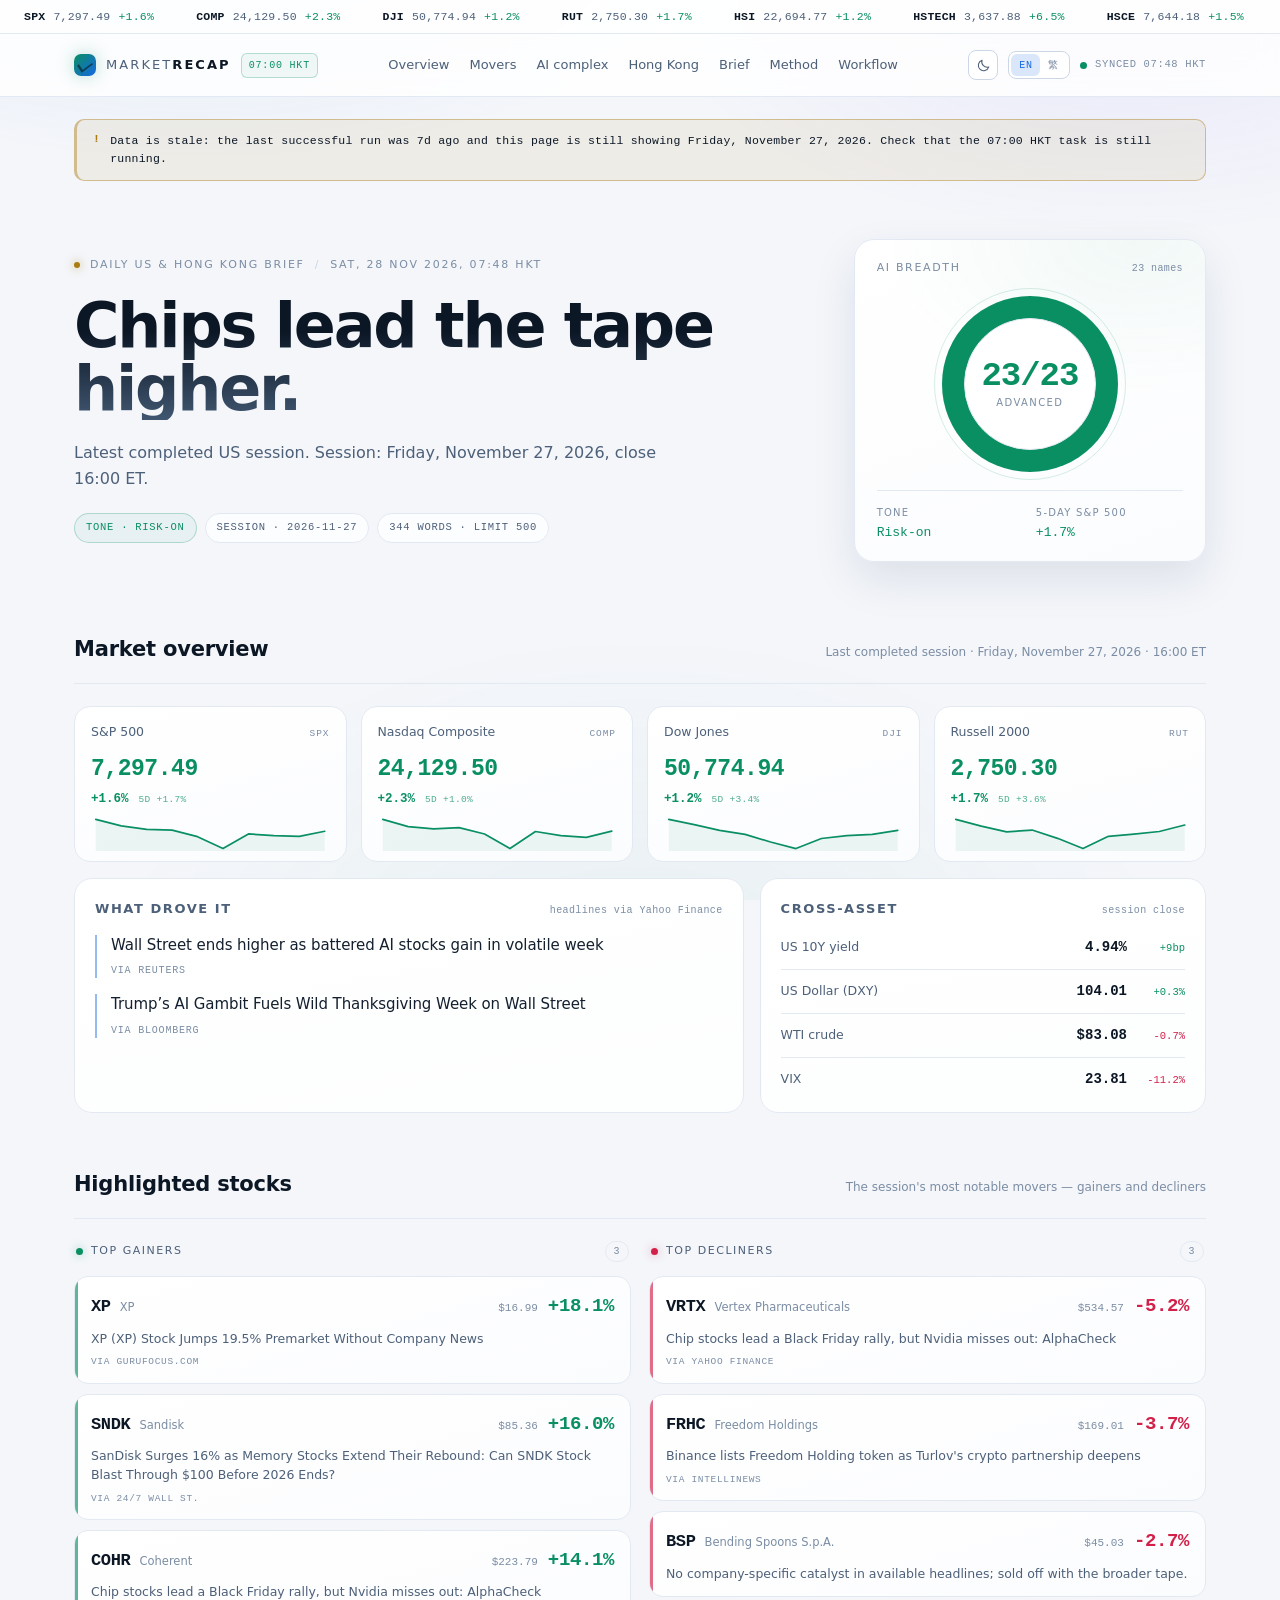
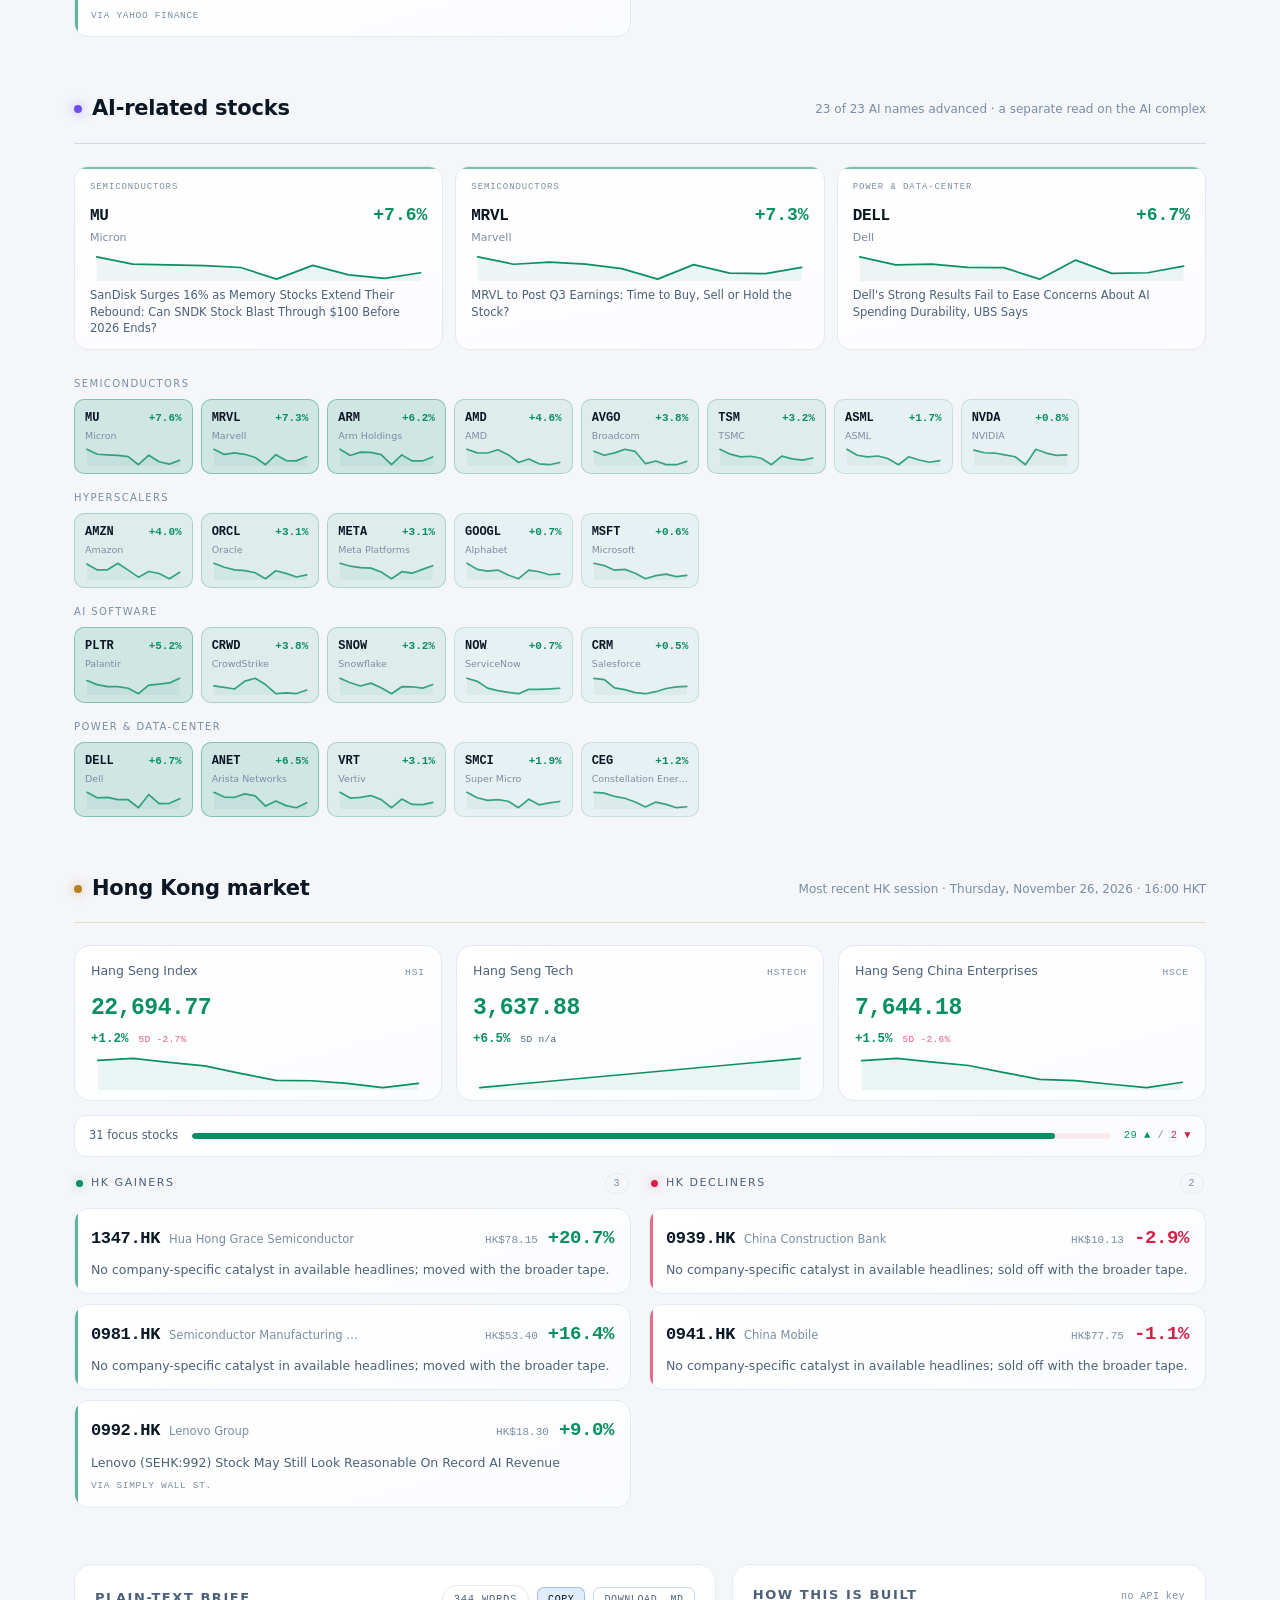
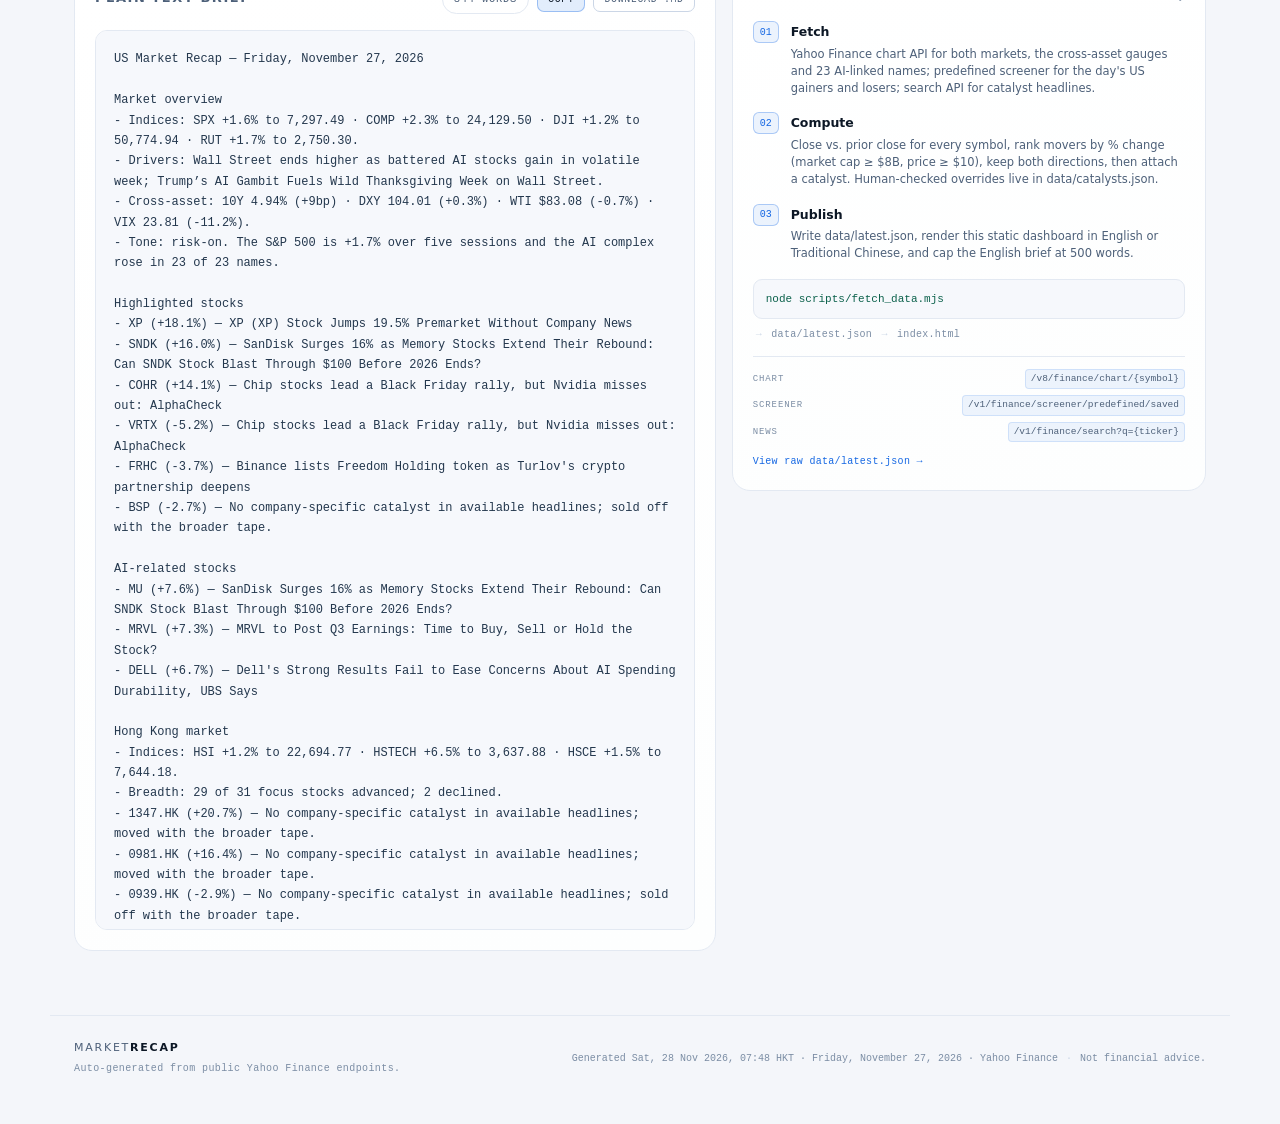
<file: index.html>
<!doctype html>
<html lang="en" data-theme="dark">
<head>
<meta charset="utf-8" />
<meta name="viewport" content="width=device-width, initial-scale=1" />
<title>US + HK Market Recap — 07:00 HKT</title>
<meta name="description" content="Daily recap of the last completed US and Hong Kong sessions: index moves, notable gainers and decliners, and a separate AI-stock section. Generated at 07:00 Hong Kong time." />
<link rel="icon" href="data:image/svg+xml,%3Csvg xmlns='http://www.w3.org/2000/svg' viewBox='0 0 32 32'%3E%3Crect width='32' height='32' rx='8' fill='%23060a10'/%3E%3Cpath d='M6 21l6-7 5 4 9-11' stroke='%232fe3a4' stroke-width='3' fill='none' stroke-linecap='round' stroke-linejoin='round'/%3E%3C/svg%3E" />
<link rel="stylesheet" href="assets/style.css" />
<script>
  // Apply saved preferences before first paint to avoid a flash.
  (function () {
    try {
      var qs = new URLSearchParams(location.search);
      var theme = localStorage.getItem("recap-theme");
      if (!theme) theme = window.matchMedia("(prefers-color-scheme: light)").matches ? "light" : "dark";
      var themeParam = qs.get("theme");
      if (themeParam === "light" || themeParam === "dark") theme = themeParam;
      document.documentElement.dataset.theme = theme;

      var lang = localStorage.getItem("recap-lang") === "zh" ? "zh" : "en";
      var langParam = qs.get("lang");
      if (langParam === "zh" || langParam === "en") lang = langParam;
      document.documentElement.lang = lang === "zh" ? "zh-Hant-HK" : "en";
    } catch (e) {}
  })();
</script>
</head>
<body>
<div class="glow" aria-hidden="true"></div>

<div class="tape" aria-hidden="true"><div class="tape-track" id="tapeTrack"></div></div>

<header class="topbar">
  <div class="wrap topbar-inner">
    <a class="brand" href="#top">
      <span class="brand-mark" aria-hidden="true"></span>
      <span class="brand-word">MARKET<b>RECAP</b></span>
      <span class="chip chip-accent">07:00 HKT</span>
    </a>
    <nav class="nav" aria-label="Sections">
      <a href="#overview" data-i18n="navOverview">Overview</a>
      <a href="#movers" data-i18n="navMovers">Movers</a>
      <a href="#ai" data-i18n="navAI">AI complex</a>
      <a href="#hk" data-i18n="navHK">Hong Kong</a>
      <a href="#brief" data-i18n="navBrief">Brief</a>
      <a href="#method" data-i18n="navMethod">Method</a>
      <a href="workflow/" data-i18n="navWorkflow">Workflow</a>
    </nav>
    <div class="tools">
      <button class="icon-btn" id="themeBtn" type="button" aria-label="Switch theme" title="Switch theme">
        <svg class="ico ico-sun" viewBox="0 0 24 24" aria-hidden="true"><circle cx="12" cy="12" r="4.2"/><path d="M12 2.4v2.6M12 19v2.6M2.4 12h2.6M19 12h2.6M5.2 5.2l1.9 1.9M16.9 16.9l1.9 1.9M18.8 5.2l-1.9 1.9M7.1 16.9l-1.9 1.9"/></svg>
        <svg class="ico ico-moon" viewBox="0 0 24 24" aria-hidden="true"><path d="M20.5 14.3A8.6 8.6 0 0 1 9.7 3.5a8.6 8.6 0 1 0 10.8 10.8Z"/></svg>
      </button>
      <div class="seg" role="group" aria-label="Language">
        <button class="seg-btn is-active" type="button" data-lang="en">EN</button>
        <button class="seg-btn" type="button" data-lang="zh">繁</button>
      </div>
      <div class="status" title="Data fetched from Yahoo Finance">
        <span class="pulse" aria-hidden="true"></span>
        <span id="syncLabel">syncing…</span>
      </div>
    </div>
  </div>
</header>

<main id="top">
  <div class="wrap">
    <div class="notice" id="dataNotice" hidden></div>
  </div>

  <section class="wrap hero">
    <div class="hero-copy">
      <p class="eyebrow">
        <span class="live-dot" aria-hidden="true"></span>
        <span data-i18n="eyebrow">Daily US equities brief</span>
        <span class="sep">/</span>
        <span id="heroDate">—</span>
      </p>
      <h1 id="headline">—</h1>
      <p class="dek" id="dek">—</p>
      <div class="badges">
        <span class="pill tone" id="tonePill">—</span>
        <span class="pill" id="sessionPill">—</span>
        <span class="pill" id="wordsPill">—</span>
      </div>
    </div>

    <aside class="pulse-card" aria-label="AI breadth">
      <div class="pulse-head">
        <span data-i18n="aiBreadthLabel">AI breadth</span>
        <span class="tiny" id="aiTotalLabel">—</span>
      </div>
      <div class="donut" id="donut">
        <div class="donut-hole">
          <strong id="donutValue">—</strong>
          <span data-i18n="advanced">advanced</span>
        </div>
      </div>
      <div class="pulse-foot">
        <div><span class="k" data-i18n="tone">Tone</span><span class="v" id="toneText">—</span></div>
        <div><span class="k" data-i18n="fiveDay">5-day S&amp;P 500</span><span class="v" id="weekText">—</span></div>
      </div>
    </aside>
  </section>

  <section class="wrap section" id="overview">
    <div class="section-head">
      <h2 data-i18n="overviewTitle">Market overview</h2>
      <p class="section-note"><span data-i18n="overviewNote">Last completed session</span> · <span id="sessionLabel">—</span> · <span id="closeLabel">16:00 ET</span></p>
    </div>

    <div class="idx-grid" id="idxGrid"></div>

    <div class="overview-grid">
      <div class="panel">
        <div class="panel-head">
          <h3 data-i18n="driversTitle">What drove it</h3>
          <span class="tiny" data-i18n="driversNote">headlines via Yahoo Finance</span>
        </div>
        <div class="driver-list" id="driverList"></div>
      </div>
      <div class="panel">
        <div class="panel-head">
          <h3 data-i18n="crossTitle">Cross-asset</h3>
          <span class="tiny" data-i18n="crossNote">session close</span>
        </div>
        <div class="cross-list" id="crossList"></div>
      </div>
    </div>
  </section>

  <section class="wrap section" id="movers">
    <div class="section-head">
      <h2 data-i18n="moversTitle">Highlighted stocks</h2>
      <p class="section-note" data-i18n="moversNote">The session's most notable movers — gainers and decliners</p>
    </div>
    <div class="movers-grid" id="moversGrid"></div>
  </section>

  <section class="wrap section ai-section" id="ai">
    <div class="section-head">
      <h2><span class="violet-dot" aria-hidden="true"></span><span data-i18n="aiTitle">AI-related stocks</span></h2>
      <p class="section-note"><span id="aiBreadth">—</span> · <span data-i18n="aiNote">a separate read on the AI complex</span></p>
    </div>
    <div class="ai-highlight" id="aiHighlight"></div>
    <div class="ai-groups" id="aiGroups"></div>
  </section>

  <section class="wrap section hk-section" id="hk">
    <div class="section-head">
      <h2><span class="hk-dot" aria-hidden="true"></span><span data-i18n="hkTitle">Hong Kong market</span></h2>
      <p class="section-note"><span data-i18n="hkNote">Same-day HK session</span> · <span id="hkSessionLabel">—</span> · <span id="hkCloseLabel">16:00 HKT</span></p>
    </div>

    <div class="idx-grid idx-grid-3" id="hkIdxGrid"></div>

    <div class="hk-breadth" id="hkBreadth"></div>

    <div class="movers-grid" id="hkMoversGrid"></div>
  </section>

  <section class="wrap section" id="brief">
    <div class="brief-grid">
      <div class="panel brief-panel">
        <div class="panel-head">
          <h3 data-i18n="briefTitle">Plain-text brief</h3>
          <div class="brief-actions">
            <span class="pill" id="wordBadge">—</span>
            <button class="btn" id="copyBtn" type="button" data-i18n="copy">Copy</button>
            <button class="btn ghost" id="downloadBtn" type="button" data-i18n="download">Download .md</button>
          </div>
        </div>
        <pre id="briefText">Loading…</pre>
      </div>

      <div class="panel method" id="method">
        <div class="panel-head">
          <h3 data-i18n="methodTitle">How this is built</h3>
          <span class="tiny" data-i18n="methodNote">no API key</span>
        </div>
        <ol class="steps">
          <li>
            <span class="step-n">01</span>
            <div>
              <b data-i18n="step1Title">Fetch</b>
              <p data-i18n="step1Body">Yahoo Finance chart API for both markets, the cross-asset gauges and 23 AI-linked names; predefined screener for the day's US gainers and losers; search API for catalyst headlines.</p>
            </div>
          </li>
          <li>
            <span class="step-n">02</span>
            <div>
              <b data-i18n="step2Title">Compute</b>
              <p data-i18n="step2Body">Close vs. prior close for every symbol, rank movers by % change (market cap ≥ $8B, price ≥ $10), keep both directions, then attach a catalyst. Human-checked overrides live in data/catalysts.json.</p>
            </div>
          </li>
          <li>
            <span class="step-n">03</span>
            <div>
              <b data-i18n="step3Title">Publish</b>
              <p data-i18n="step3Body">Write data/latest.json, render this static dashboard in English or Traditional Chinese, and cap the English brief at 500 words.</p>
            </div>
          </li>
        </ol>
        <pre class="cmd">node scripts/fetch_data.mjs</pre>
        <p class="file-note"><span>→</span> data/latest.json <span>→</span> index.html</p>
        <div class="endpoints">
          <div><span>chart</span><code>/v8/finance/chart/{symbol}</code></div>
          <div><span>screener</span><code>/v1/finance/screener/predefined/saved</code></div>
          <div><span>news</span><code>/v1/finance/search?q={ticker}</code></div>
        </div>
        <a class="raw-link" href="data/latest.json" target="_blank" rel="noopener">View raw data/latest.json →</a>
      </div>
    </div>
  </section>
</main>

<footer class="wrap footer">
  <div class="footer-left">
    <span class="brand-mini">MARKET<b>RECAP</b></span>
    <span class="tiny" data-i18n="footerNote">Auto-generated from public Yahoo Finance endpoints.</span>
  </div>
  <div class="footer-meta">
    <span id="footerStamp">—</span>
    <span class="dot-sep">·</span>
    <span data-i18n="disclaimer">Not financial advice.</span>
  </div>
</footer>

<noscript><p class="wrap noscript">This dashboard needs JavaScript to render <code>data/latest.json</code>.</p></noscript>
<script src="assets/app.js"></script>
</body>
</html>
</file>
<file: assets/style.css>
/* ------------------------------------------------------------------ */
/*  Market Recap — dashboard styles (dark + light)                     */
/* ------------------------------------------------------------------ */

:root {
  color-scheme: dark;

  --bg: #06090f;
  --bg-soft: #0a0f18;
  --panel: #0c131e;
  --panel-2: #101a28;
  --line: #1b2737;
  --line-2: #28384d;
  --ink: #e9f0fa;
  --muted: #8ea0b8;
  --dim: #5d7088;
  --up: #2fe3a4;
  --down: #ff5d7a;
  --accent: #5aa9ff;
  --violet: #a78bfa;
  --gold: #f2c66d;
  --hk: #f0b429;

  --topbar-bg: rgba(6, 9, 15, .78);
  --tape-bg: rgba(8, 12, 19, .9);
  --pill-bg: rgba(16, 26, 40, .55);
  --card-a: rgba(16, 26, 40, .82);
  --card-b: rgba(9, 14, 22, .78);
  --panel-a: rgba(15, 24, 37, .72);
  --panel-b: rgba(8, 12, 19, .72);
  --ai-a: rgba(20, 20, 34, .75);
  --ai-b: rgba(9, 12, 20, .8);
  --tile-bg: rgba(13, 20, 32, .7);
  --code-bg: #070c14;
  --donut-hole: #0a111b;
  --donut-track: #182333;
  --glow-a: rgba(90, 169, 255, .13);
  --glow-b: rgba(167, 139, 250, .09);
  --glow-c: rgba(47, 227, 164, .05);
  --hero-a: #f4f8ff;
  --hero-b: #b9c9de;
  --code-ink: #c6d7ec;
  --shadow-lg: 0 24px 60px rgba(0, 0, 0, .35);
  --hover-lift: -2px;

  --tint-up-1: rgba(47, 227, 164, .045);
  --tint-up-2: rgba(47, 227, 164, .08);
  --tint-up-3: rgba(47, 227, 164, .13);
  --line-up-1: rgba(47, 227, 164, .14);
  --line-up-2: rgba(47, 227, 164, .22);
  --line-up-3: rgba(47, 227, 164, .34);
  --tint-down-1: rgba(255, 93, 122, .045);
  --tint-down-2: rgba(255, 93, 122, .08);
  --tint-down-3: rgba(255, 93, 122, .13);
  --line-down-1: rgba(255, 93, 122, .14);
  --line-down-2: rgba(255, 93, 122, .22);
  --line-down-3: rgba(255, 93, 122, .34);

  --radius: 16px;
  --mono: "JetBrains Mono", "Cascadia Code", "SFMono-Regular", Consolas, "Noto Sans Mono CJK TC", monospace;
  --sans: "Inter", "Segoe UI", system-ui, -apple-system, "Helvetica Neue", "PingFang TC", "Microsoft JhengHei", "Noto Sans CJK TC", Arial, sans-serif;
}

[data-theme="light"] {
  color-scheme: light;

  --bg: #f4f6fa;
  --bg-soft: #eaeef6;
  --panel: #ffffff;
  --panel-2: #f7f9fd;
  --line: #e3e9f2;
  --line-2: #cbd6e6;
  --ink: #0c1725;
  --muted: #4d6079;
  --dim: #7b8da4;
  --up: #0a8f63;
  --down: #d32049;
  --accent: #1668e3;
  --violet: #6d4df0;
  --gold: #a97b12;
  --hk: #b8801a;

  --topbar-bg: rgba(255, 255, 255, .84);
  --tape-bg: rgba(255, 255, 255, .92);
  --pill-bg: rgba(255, 255, 255, .72);
  --card-a: #ffffff;
  --card-b: #fbfcfe;
  --panel-a: #ffffff;
  --panel-b: #fdfefe;
  --ai-a: #ffffff;
  --ai-b: #fcfbff;
  --tile-bg: #ffffff;
  --code-bg: #f6f8fc;
  --donut-hole: #ffffff;
  --donut-track: #e6ecf5;
  --glow-a: rgba(22, 104, 227, .10);
  --glow-b: rgba(109, 77, 240, .08);
  --glow-c: rgba(10, 143, 99, .05);
  --hero-a: #0c1725;
  --hero-b: #405670;
  --code-ink: #23374d;
  --shadow-lg: 0 18px 44px rgba(23, 43, 77, .1);
  --hover-lift: -2px;

  --tint-up-1: rgba(10, 143, 99, .05);
  --tint-up-2: rgba(10, 143, 99, .09);
  --tint-up-3: rgba(10, 143, 99, .15);
  --line-up-1: rgba(10, 143, 99, .16);
  --line-up-2: rgba(10, 143, 99, .26);
  --line-up-3: rgba(10, 143, 99, .4);
  --tint-down-1: rgba(211, 32, 73, .045);
  --tint-down-2: rgba(211, 32, 73, .08);
  --tint-down-3: rgba(211, 32, 73, .14);
  --line-down-1: rgba(211, 32, 73, .16);
  --line-down-2: rgba(211, 32, 73, .26);
  --line-down-3: rgba(211, 32, 73, .4);
}

* { box-sizing: border-box; }

html { scroll-behavior: smooth; }

body {
  margin: 0;
  background: var(--bg);
  color: var(--ink);
  font-family: var(--sans);
  font-size: 15px;
  line-height: 1.5;
  -webkit-font-smoothing: antialiased;
  overflow-x: hidden;
  transition: background-color .28s ease, color .28s ease;
}

::selection { background: color-mix(in srgb, var(--accent) 28%, transparent); }

h1, h2, h3, h4, p { margin: 0; }

a { color: inherit; text-decoration: none; }

.wrap {
  width: 100%;
  max-width: 1180px;
  margin: 0 auto;
  padding: 0 24px;
}

/* ---------------------------- background ---------------------------- */

.glow {
  position: fixed;
  inset: 0;
  pointer-events: none;
  z-index: 0;
  background:
    radial-gradient(900px 420px at 15% -10%, var(--glow-a), transparent 60%),
    radial-gradient(760px 380px at 88% 0%, var(--glow-b), transparent 62%),
    radial-gradient(900px 600px at 50% 110%, var(--glow-c), transparent 60%);
}

main, .footer, .topbar, .tape { position: relative; z-index: 1; }

/* ------------------------------ ticker tape ------------------------------ */

.tape {
  border-bottom: 1px solid var(--line);
  background: var(--tape-bg);
  overflow: hidden;
  height: 34px;
  display: flex;
  align-items: center;
}

.tape-track {
  display: flex;
  gap: 42px;
  white-space: nowrap;
  width: max-content;
  padding-left: 24px;
  animation: tape 55s linear infinite;
}

.tape-item {
  display: inline-flex;
  align-items: baseline;
  gap: 8px;
  font-family: var(--mono);
  font-size: 11.5px;
  letter-spacing: .02em;
  color: var(--muted);
}

.tape-item b { color: var(--ink); font-weight: 600; }
.tape-item .up { color: var(--up); }
.tape-item .down { color: var(--down); }

@keyframes tape {
  from { transform: translateX(0); }
  to { transform: translateX(-50%); }
}

/* ------------------------------- topbar ------------------------------- */

.topbar {
  position: sticky;
  top: 0;
  z-index: 20;
  background: var(--topbar-bg);
  backdrop-filter: blur(14px);
  -webkit-backdrop-filter: blur(14px);
  border-bottom: 1px solid var(--line);
}

.topbar-inner {
  display: flex;
  align-items: center;
  justify-content: space-between;
  gap: 20px;
  height: 62px;
}

.brand {
  display: inline-flex;
  align-items: center;
  gap: 10px;
  flex-shrink: 0;
}

.brand-mark {
  width: 22px;
  height: 22px;
  border-radius: 7px;
  background: linear-gradient(135deg, var(--up), var(--accent));
  box-shadow: 0 0 18px color-mix(in srgb, var(--up) 28%, transparent);
  position: relative;
}

.brand-mark::after {
  content: "";
  position: absolute;
  inset: 6px 5px;
  border-left: 2px solid rgba(4, 17, 13, .55);
  border-bottom: 2px solid rgba(4, 17, 13, .55);
  transform: skewX(-18deg) rotate(-45deg);
}

.brand-word {
  font-size: 13px;
  letter-spacing: .16em;
  font-weight: 500;
  color: var(--muted);
}

.brand-word b { color: var(--ink); font-weight: 700; }

.chip {
  font-family: var(--mono);
  font-size: 10px;
  letter-spacing: .08em;
  padding: 4px 7px;
  border-radius: 6px;
  border: 1px solid var(--line-2);
  color: var(--muted);
}

.chip-accent {
  color: var(--up);
  border-color: var(--line-up-2);
  background: var(--tint-up-1);
}

.nav {
  display: flex;
  gap: 20px;
  font-size: 13px;
  color: var(--muted);
}

.nav a { transition: color .15s ease; white-space: nowrap; }
.nav a:hover { color: var(--ink); }

/* controls */

.tools {
  display: flex;
  align-items: center;
  gap: 10px;
  flex-shrink: 0;
}

.icon-btn {
  width: 30px;
  height: 30px;
  display: grid;
  place-items: center;
  border-radius: 8px;
  border: 1px solid var(--line-2);
  background: var(--pill-bg);
  color: var(--muted);
  cursor: pointer;
  transition: color .15s ease, border-color .15s ease, background .15s ease;
}

.icon-btn:hover { color: var(--ink); border-color: var(--dim); }

.icon-btn .ico {
  width: 15px;
  height: 15px;
  fill: none;
  stroke: currentColor;
  stroke-width: 1.7;
  stroke-linecap: round;
  stroke-linejoin: round;
}

.ico-moon { display: block; }
.ico-sun { display: none; }
[data-theme="dark"] .ico-sun { display: block; }
[data-theme="dark"] .ico-moon { display: none; }

.seg {
  display: inline-flex;
  padding: 2px;
  border-radius: 8px;
  border: 1px solid var(--line-2);
  background: var(--pill-bg);
}

.seg-btn {
  font-family: var(--mono);
  font-size: 10px;
  letter-spacing: .06em;
  padding: 4px 8px;
  border: 0;
  border-radius: 6px;
  background: transparent;
  color: var(--dim);
  cursor: pointer;
  transition: background .15s ease, color .15s ease;
}

.seg-btn:hover { color: var(--ink); }

.seg-btn.is-active {
  background: color-mix(in srgb, var(--accent) 16%, transparent);
  color: var(--accent);
}

.status {
  display: inline-flex;
  align-items: center;
  gap: 8px;
  font-family: var(--mono);
  font-size: 10.5px;
  letter-spacing: .06em;
  color: var(--dim);
  text-transform: uppercase;
  flex-shrink: 0;
}

.pulse {
  width: 7px;
  height: 7px;
  border-radius: 50%;
  background: var(--up);
  box-shadow: 0 0 0 0 color-mix(in srgb, var(--up) 60%, transparent);
  animation: pulse 2.4s ease-out infinite;
}

@keyframes pulse {
  0% { box-shadow: 0 0 0 0 color-mix(in srgb, var(--up) 55%, transparent); }
  70% { box-shadow: 0 0 0 7px color-mix(in srgb, var(--up) 0%, transparent); }
  100% { box-shadow: 0 0 0 0 color-mix(in srgb, var(--up) 0%, transparent); }
}

/* -------------------------------- hero -------------------------------- */

.notice {
  display: flex;
  align-items: flex-start;
  gap: 10px;
  margin-top: 22px;
  padding: 12px 16px;
  border: 1px solid color-mix(in srgb, var(--gold) 42%, transparent);
  border-left-width: 3px;
  border-radius: 10px;
  background: color-mix(in srgb, var(--gold) 8%, transparent);
  font-family: var(--mono);
  font-size: 11.5px;
  line-height: 1.55;
  letter-spacing: .02em;
  color: var(--ink);
}

.notice[hidden] { display: none; }

.notice b { color: var(--gold); font-weight: 600; }

.notice .notice-mark {
  color: var(--gold);
  font-weight: 700;
  line-height: 1.2;
}

.hero {
  display: grid;
  grid-template-columns: 1.35fr .65fr;
  gap: 48px;
  align-items: center;
  padding-top: 58px;
  padding-bottom: 46px;
}

.eyebrow {
  display: flex;
  align-items: center;
  gap: 10px;
  font-size: 11px;
  letter-spacing: .16em;
  text-transform: uppercase;
  color: var(--dim);
  margin-bottom: 20px;
}

.live-dot {
  width: 6px;
  height: 6px;
  border-radius: 50%;
  background: var(--gold);
  box-shadow: 0 0 10px color-mix(in srgb, var(--gold) 70%, transparent);
}

.sep { color: var(--line-2); }

.hero h1 {
  font-size: clamp(36px, 5vw, 62px);
  line-height: 1.02;
  letter-spacing: -.035em;
  font-weight: 700;
  max-width: 17ch;
  background: linear-gradient(180deg, var(--hero-a) 30%, var(--hero-b) 100%);
  -webkit-background-clip: text;
  background-clip: text;
  color: transparent;
}

[lang="zh-Hant-HK"] .hero h1 {
  letter-spacing: -.02em;
  line-height: 1.16;
  max-width: 20ch;
}

.dek {
  margin-top: 20px;
  max-width: 62ch;
  color: var(--muted);
  font-size: 16px;
  line-height: 1.6;
}

.badges {
  display: flex;
  flex-wrap: wrap;
  gap: 8px;
  margin-top: 22px;
}

.pill {
  display: inline-flex;
  align-items: center;
  gap: 6px;
  padding: 6px 11px;
  border-radius: 999px;
  border: 1px solid var(--line);
  background: var(--pill-bg);
  font-family: var(--mono);
  font-size: 10.5px;
  letter-spacing: .07em;
  text-transform: uppercase;
  color: var(--muted);
  white-space: nowrap;
}

.pill.tone.up { color: var(--up); border-color: var(--line-up-2); background: var(--tint-up-1); }
.pill.tone.down { color: var(--down); border-color: var(--line-down-2); background: var(--tint-down-1); }
.pill.tone.mixed { color: var(--gold); border-color: color-mix(in srgb, var(--gold) 32%, transparent); background: color-mix(in srgb, var(--gold) 7%, transparent); }

/* pulse / donut card */

.pulse-card {
  border: 1px solid var(--line);
  border-radius: 20px;
  padding: 20px 22px 18px;
  background:
    radial-gradient(360px 220px at 80% 0%, var(--tint-up-1), transparent 70%),
    linear-gradient(160deg, var(--card-a), var(--card-b));
  box-shadow: var(--shadow-lg);
}

.pulse-head {
  display: flex;
  justify-content: space-between;
  align-items: baseline;
  font-size: 11px;
  letter-spacing: .15em;
  text-transform: uppercase;
  color: var(--dim);
}

.tiny { font-family: var(--mono); font-size: 10px; letter-spacing: .04em; color: var(--dim); text-transform: none; }

.donut {
  --p: 50;
  width: 176px;
  height: 176px;
  margin: 20px auto 18px;
  border-radius: 50%;
  display: grid;
  place-items: center;
  background: conic-gradient(var(--up) calc(var(--p) * 1%), var(--donut-track) 0);
  position: relative;
  transition: background .6s ease;
}

.donut::after {
  content: "";
  position: absolute;
  inset: -8px;
  border-radius: 50%;
  border: 1px solid var(--line-up-1);
}

.donut-hole {
  width: 132px;
  height: 132px;
  border-radius: 50%;
  background: var(--donut-hole);
  border: 1px solid var(--line);
  display: flex;
  flex-direction: column;
  align-items: center;
  justify-content: center;
  gap: 2px;
}

.donut-hole strong {
  font-family: var(--mono);
  font-size: 34px;
  font-weight: 600;
  letter-spacing: -.03em;
  color: var(--up);
  line-height: 1;
}

.donut-hole span {
  font-size: 10px;
  letter-spacing: .14em;
  text-transform: uppercase;
  color: var(--dim);
}

[lang="zh-Hant-HK"] .donut-hole span { letter-spacing: .1em; }

.pulse-foot {
  display: grid;
  grid-template-columns: 1fr 1fr;
  gap: 12px;
  border-top: 1px solid var(--line);
  padding-top: 14px;
}

.pulse-foot > div { display: flex; flex-direction: column; gap: 3px; }

.pulse-foot .k {
  font-size: 10px;
  letter-spacing: .12em;
  text-transform: uppercase;
  color: var(--dim);
}

.pulse-foot .v {
  font-family: var(--mono);
  font-size: 13px;
  color: var(--ink);
}

.pulse-foot .v.up { color: var(--up); }
.pulse-foot .v.down { color: var(--down); }

/* ------------------------------- sections ------------------------------- */

.section { padding-top: 26px; padding-bottom: 30px; scroll-margin-top: 80px; }

.section-head {
  display: flex;
  align-items: baseline;
  justify-content: space-between;
  gap: 20px;
  padding-bottom: 18px;
  border-bottom: 1px solid var(--line);
  margin-bottom: 22px;
}

.section-head h2 {
  font-size: 21px;
  letter-spacing: -.01em;
  font-weight: 650;
  display: inline-flex;
  align-items: center;
  gap: 10px;
}

.section-note {
  font-size: 12px;
  color: var(--dim);
  text-align: right;
}

.section-note em { color: var(--muted); font-style: normal; }

.violet-dot {
  width: 8px;
  height: 8px;
  border-radius: 50%;
  background: var(--violet);
  box-shadow: 0 0 12px color-mix(in srgb, var(--violet) 55%, transparent);
}

.hk-dot {
  width: 8px;
  height: 8px;
  border-radius: 50%;
  background: var(--hk);
  box-shadow: 0 0 12px color-mix(in srgb, var(--hk) 55%, transparent);
}

/* index cards */

.idx-grid {
  display: grid;
  grid-template-columns: repeat(4, 1fr);
  gap: 14px;
  margin-bottom: 16px;
}

.idx-grid-3 { grid-template-columns: repeat(3, 1fr); margin-bottom: 14px; }

.idx-card {
  border: 1px solid var(--line);
  border-radius: var(--radius);
  padding: 16px 16px 10px;
  background: linear-gradient(165deg, var(--card-a), var(--card-b));
  overflow: hidden;
  transition: transform .18s ease, border-color .18s ease;
}

.idx-card:hover { transform: translateY(var(--hover-lift)); border-color: var(--line-2); }

.idx-top {
  display: flex;
  justify-content: space-between;
  align-items: baseline;
  gap: 8px;
}

.idx-name { font-size: 12.5px; color: var(--muted); }

.idx-sym {
  font-family: var(--mono);
  font-size: 9.5px;
  letter-spacing: .1em;
  color: var(--dim);
}

.idx-price {
  font-family: var(--mono);
  font-size: 23px;
  font-weight: 600;
  letter-spacing: -.02em;
  margin-top: 10px;
  font-variant-numeric: tabular-nums;
}

.idx-row {
  display: flex;
  align-items: baseline;
  gap: 10px;
  margin-top: 4px;
}

.idx-chg {
  font-family: var(--mono);
  font-size: 12.5px;
  font-weight: 600;
}

.idx-week {
  font-family: var(--mono);
  font-size: 9.5px;
  color: var(--dim);
  letter-spacing: .03em;
}

.idx-week.up { color: color-mix(in srgb, var(--up) 72%, transparent); }
.idx-week.down { color: color-mix(in srgb, var(--down) 72%, transparent); }

.idx-spark { margin-top: 8px; height: 34px; }

.spark { display: block; width: 100%; height: 100%; overflow: visible; }
.spark .line { fill: none; stroke: currentColor; stroke-width: 1.7; stroke-linecap: round; stroke-linejoin: round; vector-effect: non-scaling-stroke; }
.spark .area { fill: currentColor; opacity: .07; stroke: none; }

.up { color: var(--up); }
.down { color: var(--down); }
.flat { color: var(--muted); }

/* panels */

.overview-grid {
  display: grid;
  grid-template-columns: 1.35fr .9fr;
  gap: 16px;
  margin-top: 16px;
}

.panel {
  border: 1px solid var(--line);
  border-radius: 18px;
  background: linear-gradient(170deg, var(--panel-a), var(--panel-b));
  padding: 20px;
}

.panel-head {
  display: flex;
  align-items: baseline;
  justify-content: space-between;
  gap: 16px;
  margin-bottom: 16px;
  flex-wrap: wrap;
}

.panel-head h3 {
  font-size: 13px;
  letter-spacing: .12em;
  text-transform: uppercase;
  color: var(--muted);
  font-weight: 600;
}

/* drivers */

.driver-list { display: flex; flex-direction: column; gap: 16px; }

.driver {
  border-left: 2px solid color-mix(in srgb, var(--accent) 45%, transparent);
  padding-left: 14px;
}

.driver p {
  font-size: 15px;
  line-height: 1.45;
  color: color-mix(in srgb, var(--ink) 88%, var(--muted));
  letter-spacing: -.005em;
}

.driver .src {
  display: block;
  margin-top: 7px;
  font-family: var(--mono);
  font-size: 10px;
  letter-spacing: .08em;
  text-transform: uppercase;
  color: var(--dim);
}

/* cross asset */

.cross-list { display: flex; flex-direction: column; }

.cross-item {
  display: flex;
  align-items: baseline;
  justify-content: space-between;
  gap: 12px;
  padding: 11px 0;
  border-bottom: 1px solid var(--line);
}

.cross-item:first-child { padding-top: 2px; }
.cross-item:last-child { border-bottom: 0; padding-bottom: 2px; }

.cross-item .label { font-size: 12.5px; color: var(--muted); }

.cross-item .right { display: flex; align-items: baseline; gap: 10px; }

.cross-item .value {
  font-family: var(--mono);
  font-size: 14px;
  font-weight: 600;
  font-variant-numeric: tabular-nums;
}

.cross-item .chg {
  font-family: var(--mono);
  font-size: 10.5px;
  min-width: 48px;
  text-align: right;
}

/* ------------------------------- movers ------------------------------- */

.movers-grid {
  display: grid;
  grid-template-columns: 1fr 1fr;
  gap: 18px;
}

.mover-col { display: flex; flex-direction: column; gap: 10px; }

.col-head {
  display: flex;
  align-items: center;
  gap: 8px;
  font-size: 11px;
  letter-spacing: .14em;
  text-transform: uppercase;
  color: var(--muted);
  padding: 0 2px 4px;
}

.col-head .dot { width: 7px; height: 7px; border-radius: 50%; }
.col-head .dot.up { background: var(--up); box-shadow: 0 0 10px var(--line-up-3); }
.col-head .dot.down { background: var(--down); box-shadow: 0 0 10px var(--line-down-3); }

.col-head .count {
  margin-left: auto;
  font-family: var(--mono);
  font-size: 10px;
  color: var(--dim);
  border: 1px solid var(--line);
  border-radius: 999px;
  padding: 2px 7px;
}

.mover {
  position: relative;
  border: 1px solid var(--line);
  border-radius: 14px;
  padding: 15px 16px 13px;
  background: linear-gradient(165deg, var(--card-a), var(--card-b));
  overflow: hidden;
  transition: transform .16s ease, border-color .16s ease;
}

.mover::before {
  content: "";
  position: absolute;
  left: 0;
  top: 0;
  bottom: 0;
  width: 3px;
  background: currentColor;
  opacity: .65;
}

.mover.up { color: var(--up); }
.mover.down { color: var(--down); }

.mover:hover { transform: translateY(var(--hover-lift)); border-color: var(--line-2); }

.mover-top {
  display: flex;
  align-items: baseline;
  justify-content: space-between;
  gap: 12px;
}

.mover-id { display: flex; align-items: baseline; gap: 9px; min-width: 0; }

.ticker {
  font-family: var(--mono);
  font-size: 17px;
  font-weight: 700;
  letter-spacing: -.02em;
  color: var(--ink);
}

.mname {
  font-size: 11.5px;
  color: var(--dim);
  white-space: nowrap;
  overflow: hidden;
  text-overflow: ellipsis;
  max-width: 190px;
}

.mover-right { display: flex; align-items: baseline; gap: 10px; flex-shrink: 0; }

.mprice {
  font-family: var(--mono);
  font-size: 11px;
  color: var(--dim);
  font-variant-numeric: tabular-nums;
}

.mpct {
  font-family: var(--mono);
  font-size: 19px;
  font-weight: 600;
  letter-spacing: -.02em;
  font-variant-numeric: tabular-nums;
}

.mover .reason {
  font-size: 12.5px;
  line-height: 1.5;
  color: var(--muted);
  margin-top: 9px;
}

.mover .src {
  display: block;
  margin-top: 7px;
  font-family: var(--mono);
  font-size: 9.5px;
  letter-spacing: .07em;
  text-transform: uppercase;
  color: var(--dim);
}

/* --------------------------------- AI --------------------------------- */

.ai-section .section-head { border-bottom-color: color-mix(in srgb, var(--violet) 22%, transparent); }

.ai-highlight {
  display: grid;
  grid-template-columns: repeat(auto-fit, minmax(205px, 1fr));
  gap: 12px;
  margin-bottom: 26px;
}

.ai-card {
  border: 1px solid var(--line);
  border-radius: 14px;
  padding: 14px 15px 12px;
  background: linear-gradient(170deg, var(--ai-a), var(--ai-b));
  position: relative;
  overflow: hidden;
}

.ai-card::after {
  content: "";
  position: absolute;
  top: 0;
  left: 0;
  right: 0;
  height: 2px;
  background: currentColor;
  opacity: .55;
}

.ai-card.up { color: var(--up); }
.ai-card.down { color: var(--down); }

.ai-cat {
  font-family: var(--mono);
  font-size: 9px;
  letter-spacing: .1em;
  text-transform: uppercase;
  color: var(--dim);
}

.ai-head {
  display: flex;
  align-items: baseline;
  justify-content: space-between;
  gap: 10px;
  margin-top: 8px;
}

.ai-head .ticker { font-size: 16px; }

.ai-nm {
  font-size: 11px;
  color: var(--dim);
  margin-top: 1px;
  white-space: nowrap;
  overflow: hidden;
  text-overflow: ellipsis;
}

.ai-pct {
  font-family: var(--mono);
  font-size: 18px;
  font-weight: 600;
  font-variant-numeric: tabular-nums;
  flex-shrink: 0;
}

.ai-spark { height: 26px; margin: 8px 0 6px; }

.ai-card .reason {
  font-size: 11.5px;
  line-height: 1.45;
  color: var(--muted);
  display: -webkit-box;
  -webkit-line-clamp: 3;
  -webkit-box-orient: vertical;
  overflow: hidden;
}

.ai-card .reason:empty { display: none; }

.ai-groups { display: flex; flex-direction: column; gap: 16px; }

.ai-group h4 {
  font-size: 10px;
  letter-spacing: .14em;
  text-transform: uppercase;
  color: var(--dim);
  font-weight: 500;
  margin-bottom: 8px;
}

.tiles {
  display: grid;
  grid-template-columns: repeat(auto-fill, minmax(112px, 1fr));
  gap: 8px;
}

.tile {
  border: 1px solid var(--line);
  border-radius: 10px;
  padding: 9px 10px 7px;
  background: var(--tile-bg);
  transition: border-color .15s ease, transform .15s ease;
}

.tile:hover { transform: translateY(-1px); border-color: var(--line-2); }

.tile .t {
  display: flex;
  align-items: baseline;
  justify-content: space-between;
  gap: 8px;
}

.tile .sym {
  font-family: var(--mono);
  font-size: 12px;
  font-weight: 700;
  color: var(--ink);
}

.tile .p {
  font-family: var(--mono);
  font-size: 11px;
  font-weight: 600;
  font-variant-numeric: tabular-nums;
}

.tile .nm {
  font-size: 9.5px;
  color: var(--dim);
  margin-top: 2px;
  white-space: nowrap;
  overflow: hidden;
  text-overflow: ellipsis;
}

.tile .mini { height: 18px; margin-top: 5px; opacity: .8; }

.tile.up { background: var(--tint-up-1); border-color: var(--line-up-1); }
.tile.up .p { color: var(--up); }
.tile.down { background: var(--tint-down-1); border-color: var(--line-down-1); }
.tile.down .p { color: var(--down); }

.tile.up-2 { background: var(--tint-up-2); border-color: var(--line-up-2); }
.tile.up-3 { background: var(--tint-up-3); border-color: var(--line-up-3); }
.tile.down-2 { background: var(--tint-down-2); border-color: var(--line-down-2); }
.tile.down-3 { background: var(--tint-down-3); border-color: var(--line-down-3); }

.tile.up .mini { color: var(--up); }
.tile.down .mini { color: var(--down); }

/* ------------------------------ Hong Kong ------------------------------ */

.hk-section .section-head { border-bottom-color: color-mix(in srgb, var(--hk) 24%, transparent); }

.hk-breadth {
  display: flex;
  align-items: center;
  gap: 14px;
  border: 1px solid var(--line);
  border-radius: 12px;
  background: linear-gradient(165deg, var(--card-a), var(--card-b));
  padding: 11px 14px;
  margin-bottom: 16px;
}

.hk-breadth .hb-label {
  font-size: 11.5px;
  color: var(--muted);
  white-space: nowrap;
}

.hk-breadth .hb-bar {
  flex: 1;
  height: 6px;
  border-radius: 999px;
  background: var(--tint-down-2);
  overflow: hidden;
  min-width: 60px;
}

.hk-breadth .hb-up {
  display: block;
  height: 100%;
  border-radius: 999px;
  background: var(--up);
}

.hk-breadth .hb-counts {
  font-family: var(--mono);
  font-size: 10.5px;
  letter-spacing: .04em;
  color: var(--dim);
  white-space: nowrap;
}

.hk-breadth .hb-counts .up { color: var(--up); }
.hk-breadth .hb-counts .down { color: var(--down); }

/* -------------------------------- brief -------------------------------- */

.brief-grid {
  display: grid;
  grid-template-columns: 1.15fr .85fr;
  gap: 16px;
  align-items: start;
}

.brief-actions { display: flex; align-items: center; gap: 8px; flex-wrap: wrap; }

.btn {
  font-family: var(--mono);
  font-size: 10px;
  letter-spacing: .06em;
  text-transform: uppercase;
  color: var(--ink);
  background: color-mix(in srgb, var(--accent) 12%, transparent);
  border: 1px solid color-mix(in srgb, var(--accent) 35%, transparent);
  border-radius: 7px;
  padding: 6px 10px;
  cursor: pointer;
  transition: background .15s ease, border-color .15s ease;
}

.btn:hover { background: color-mix(in srgb, var(--accent) 20%, transparent); }
.btn:active { transform: translateY(1px); }
.btn.done { color: var(--up); border-color: var(--line-up-2); background: var(--tint-up-2); }

.btn.ghost {
  background: transparent;
  border-color: var(--line-2);
  color: var(--muted);
}

.btn.ghost:hover { color: var(--ink); border-color: var(--dim); }

#briefText {
  margin: 0;
  max-height: 900px;
  overflow: auto;
  background: var(--code-bg);
  border: 1px solid var(--line);
  border-radius: 12px;
  padding: 18px;
  font-family: var(--mono);
  font-size: 12px;
  line-height: 1.7;
  color: var(--code-ink);
  white-space: pre-wrap;
  word-break: break-word;
  scrollbar-width: thin;
  scrollbar-color: var(--line-2) transparent;
}

[lang="zh-Hant-HK"] #briefText {
  font-family: var(--sans);
  font-size: 12.5px;
  line-height: 1.8;
}

#briefText::-webkit-scrollbar { width: 8px; }
#briefText::-webkit-scrollbar-thumb { background: var(--line-2); border-radius: 8px; }

/* method */

.steps { list-style: none; margin: 0; padding: 0; display: flex; flex-direction: column; gap: 14px; }

.steps li { display: flex; gap: 12px; }

.step-n {
  font-family: var(--mono);
  font-size: 10px;
  color: var(--accent);
  border: 1px solid color-mix(in srgb, var(--accent) 30%, transparent);
  background: color-mix(in srgb, var(--accent) 8%, transparent);
  border-radius: 6px;
  height: 22px;
  min-width: 26px;
  display: grid;
  place-items: center;
  margin-top: 1px;
}

.steps b { font-size: 12.5px; font-weight: 600; color: var(--ink); }

.steps p {
  font-size: 11.5px;
  line-height: 1.5;
  color: var(--muted);
  margin-top: 3px;
}

.steps code {
  font-family: var(--mono);
  font-size: 10.5px;
  color: color-mix(in srgb, var(--accent) 70%, var(--ink));
  background: color-mix(in srgb, var(--accent) 8%, transparent);
  padding: 1px 4px;
  border-radius: 4px;
}

.cmd {
  margin: 16px 0 8px;
  background: var(--code-bg);
  border: 1px solid var(--line);
  border-radius: 9px;
  padding: 11px 12px;
  font-family: var(--mono);
  font-size: 11px;
  color: color-mix(in srgb, var(--up) 62%, var(--ink));
  overflow-x: auto;
}

.file-note {
  font-family: var(--mono);
  font-size: 10px;
  color: var(--dim);
  letter-spacing: .03em;
}

.file-note span { color: var(--line-2); margin: 0 3px; }

.endpoints {
  margin-top: 14px;
  padding-top: 12px;
  border-top: 1px solid var(--line);
  display: flex;
  flex-direction: column;
  gap: 6px;
}

.endpoints div {
  display: flex;
  align-items: baseline;
  justify-content: space-between;
  gap: 10px;
}

.endpoints span {
  font-family: var(--mono);
  font-size: 9px;
  letter-spacing: .1em;
  text-transform: uppercase;
  color: var(--dim);
}

.endpoints code {
  font-family: var(--mono);
  font-size: 9.5px;
  color: var(--muted);
  background: color-mix(in srgb, var(--accent) 7%, transparent);
  border: 1px solid color-mix(in srgb, var(--accent) 14%, transparent);
  border-radius: 4px;
  padding: 2px 5px;
  overflow: hidden;
  text-overflow: ellipsis;
  white-space: nowrap;
}

.raw-link {
  display: inline-block;
  margin-top: 12px;
  font-family: var(--mono);
  font-size: 10px;
  color: var(--accent);
  letter-spacing: .03em;
}

.raw-link:hover { text-decoration: underline; }

/* -------------------------------- footer -------------------------------- */

.footer {
  display: flex;
  align-items: center;
  justify-content: space-between;
  gap: 20px;
  border-top: 1px solid var(--line);
  margin-top: 34px;
  padding-top: 24px;
  padding-bottom: 46px;
}

.footer-left { display: flex; flex-direction: column; gap: 4px; }

.brand-mini {
  font-size: 11px;
  letter-spacing: .16em;
  color: var(--muted);
}

.brand-mini b { color: var(--ink); }

.footer-meta {
  display: flex;
  align-items: center;
  gap: 8px;
  font-family: var(--mono);
  font-size: 10px;
  color: var(--dim);
  text-align: right;
  flex-wrap: wrap;
  justify-content: flex-end;
}

.dot-sep { color: var(--line-2); }

.noscript { padding: 40px 24px; color: var(--down); }

/* ------------------------------- responsive ------------------------------- */

@media (max-width: 1080px) {
  .nav { gap: 14px; font-size: 12.5px; }
  .status { display: none; }
}

@media (max-width: 1000px) {
  .hero { grid-template-columns: 1fr; gap: 30px; }
  .pulse-card { max-width: 420px; }
  .idx-grid { grid-template-columns: repeat(2, 1fr); }
  .idx-grid-3 { grid-template-columns: repeat(3, 1fr); }
  .overview-grid, .brief-grid { grid-template-columns: 1fr; }
}

@media (max-width: 820px) {
  .nav { display: none; }
  .movers-grid { grid-template-columns: 1fr; }
  .section-head { flex-direction: column; align-items: flex-start; gap: 6px; }
  .section-note { text-align: left; }
  .hero { padding-top: 40px; }
  .footer { flex-direction: column; align-items: flex-start; }
  .footer-meta { text-align: left; justify-content: flex-start; }
}

@media (max-width: 620px) {
  .idx-grid-3 { grid-template-columns: 1fr; }
  .hk-breadth { flex-wrap: wrap; row-gap: 8px; }
  .hk-breadth .hb-bar { order: 3; flex-basis: 100%; }
}

@media (max-width: 520px) {
  .wrap { padding: 0 16px; }
  .idx-grid { grid-template-columns: 1fr 1fr; gap: 10px; }
  .idx-price { font-size: 19px; }
  .ai-highlight { grid-template-columns: 1fr; }
  .tiles { grid-template-columns: repeat(auto-fill, minmax(104px, 1fr)); }
  .brand-word { display: none; }
  .topbar-inner { gap: 10px; height: 56px; }
  .mover-top { flex-wrap: wrap; }
  .mname { max-width: 150px; }
}

@media (prefers-reduced-motion: reduce) {
  html { scroll-behavior: auto; }
  .tape-track, .pulse { animation: none; }
  .idx-card, .mover, .tile { transition: none; }
  body { transition: none; }
}
</file>
